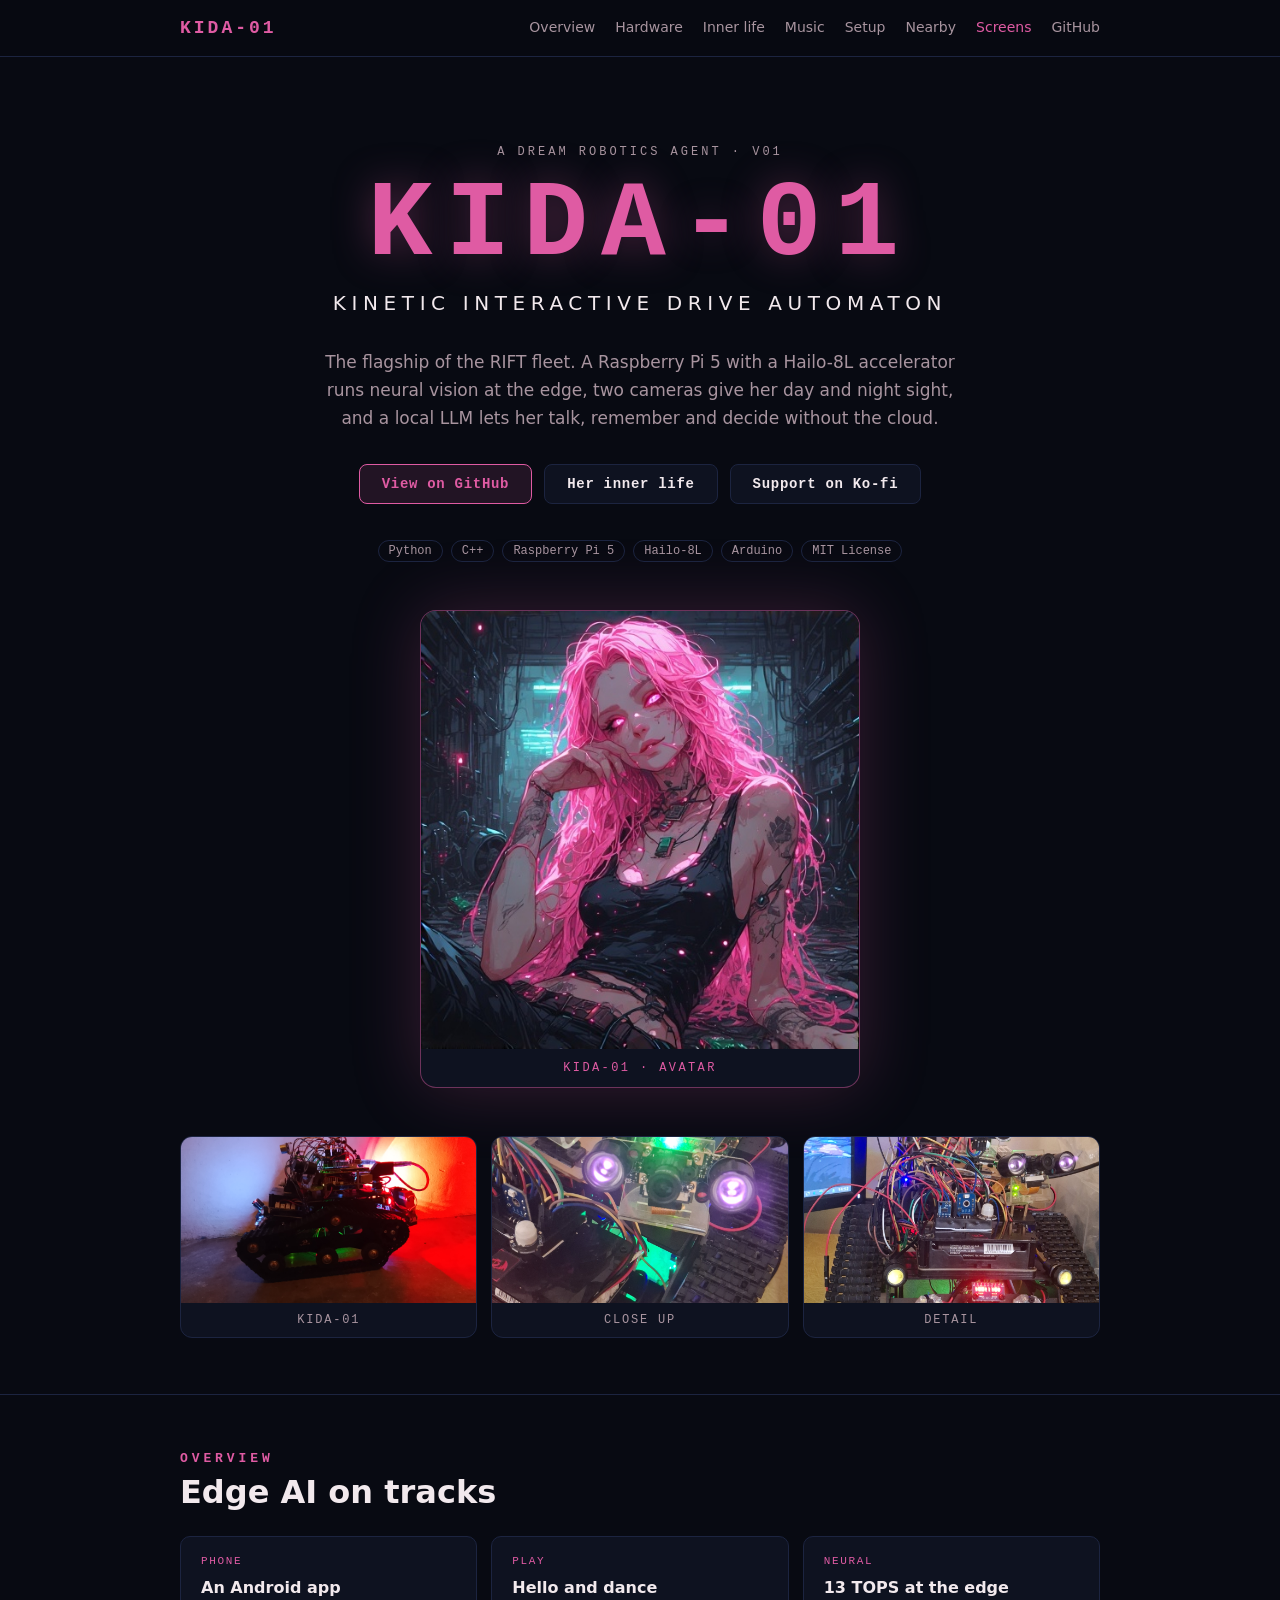
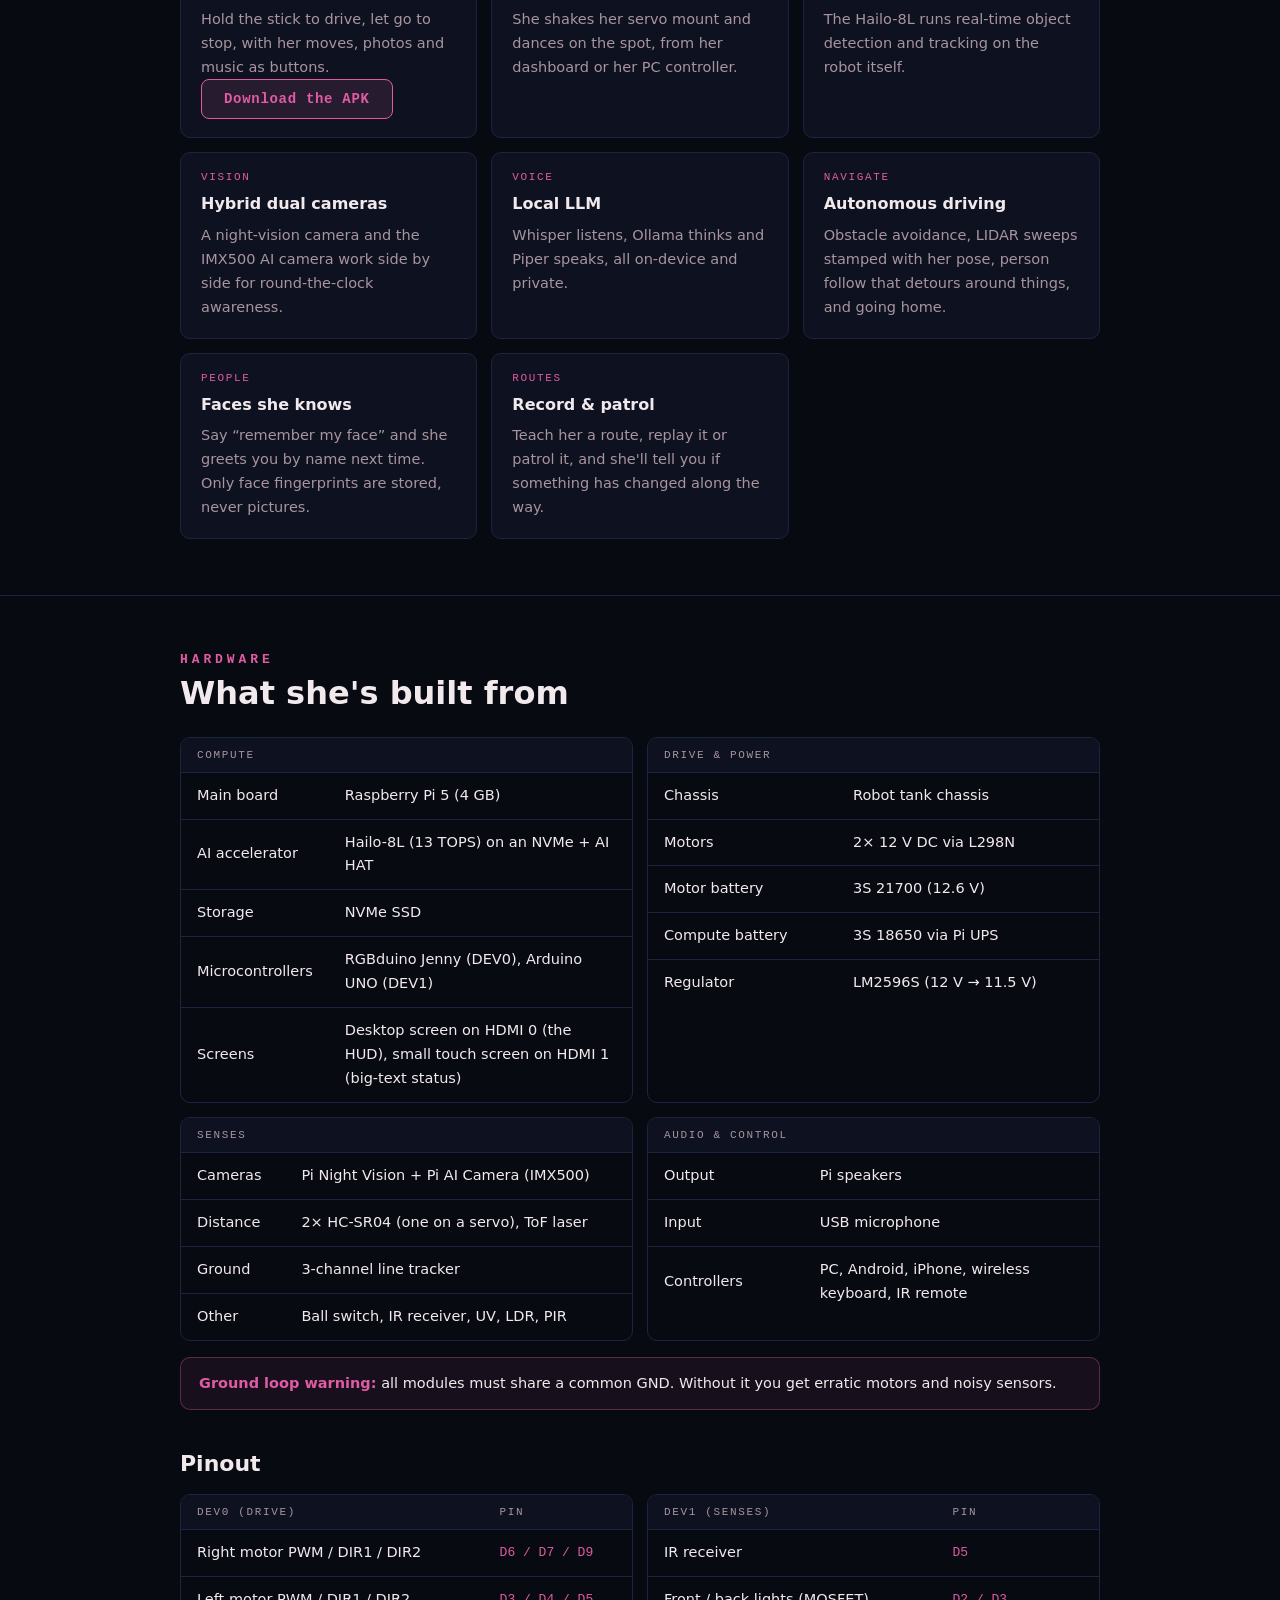
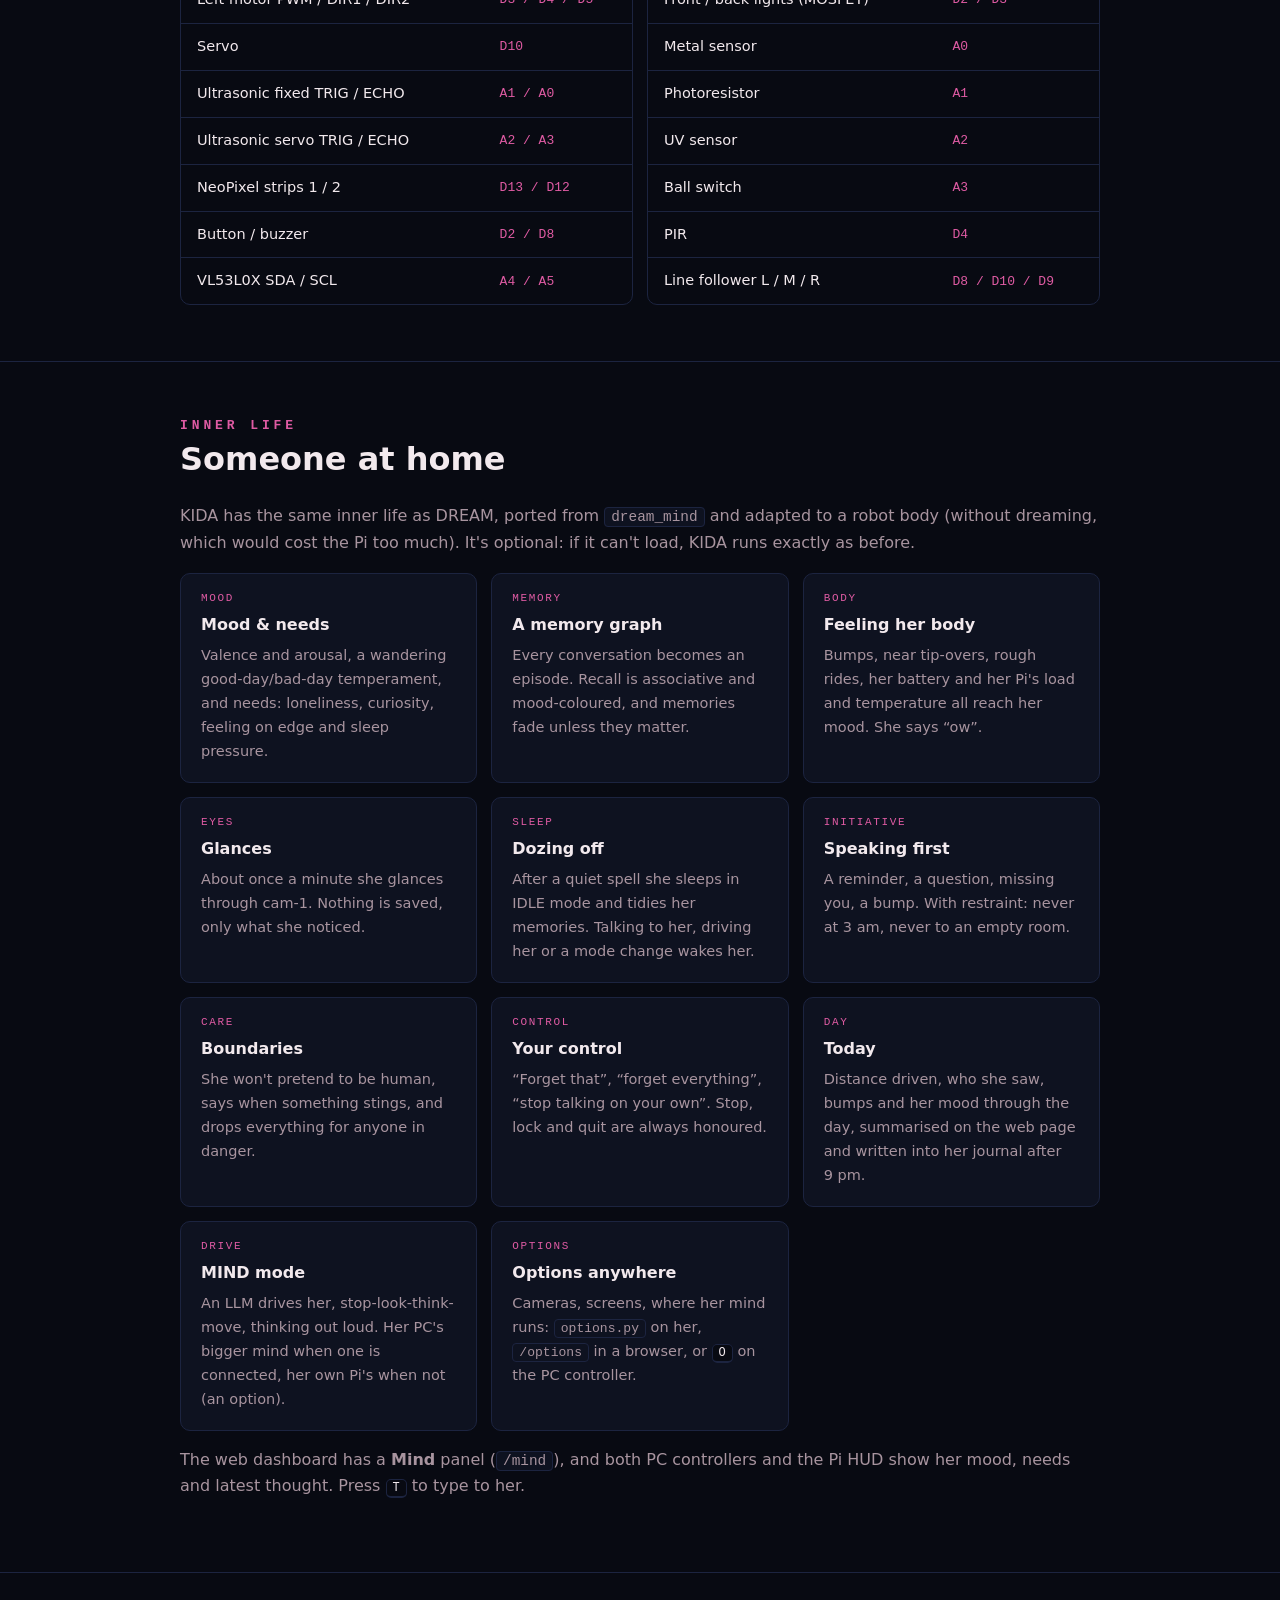
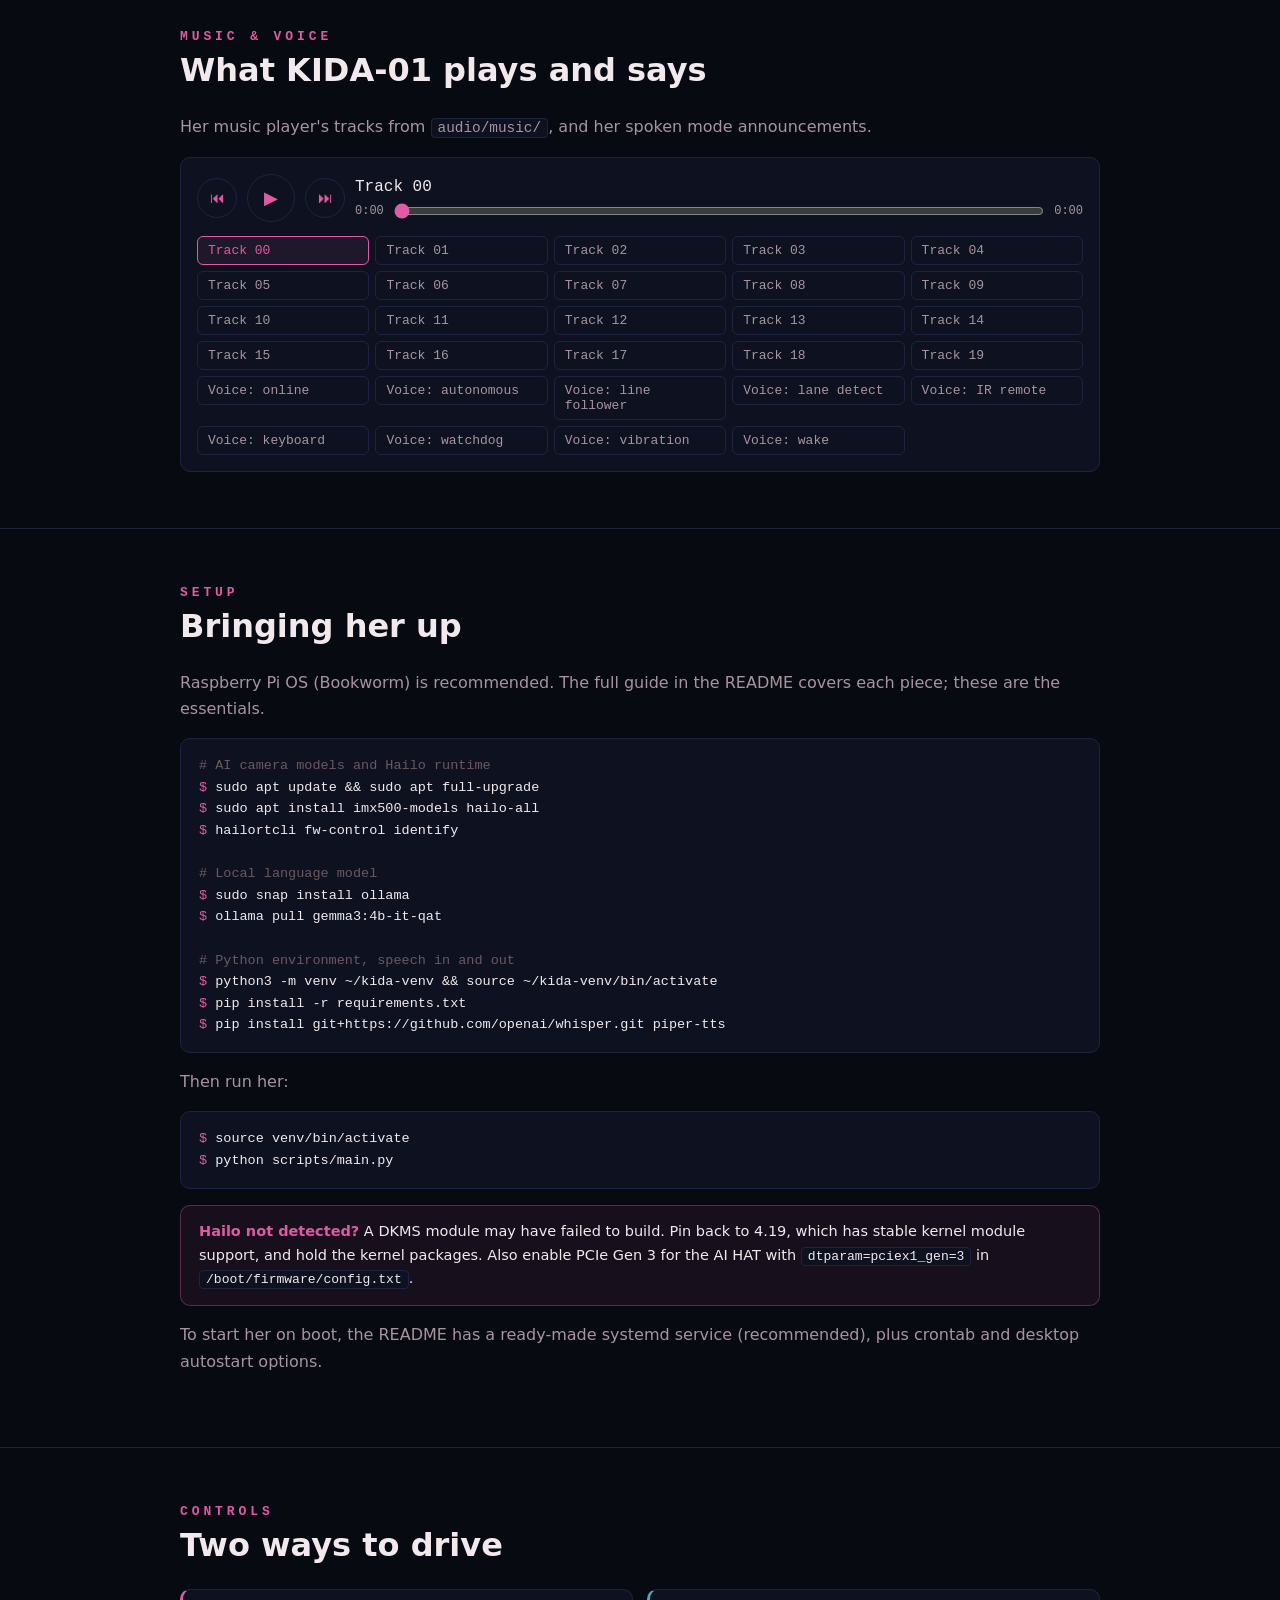
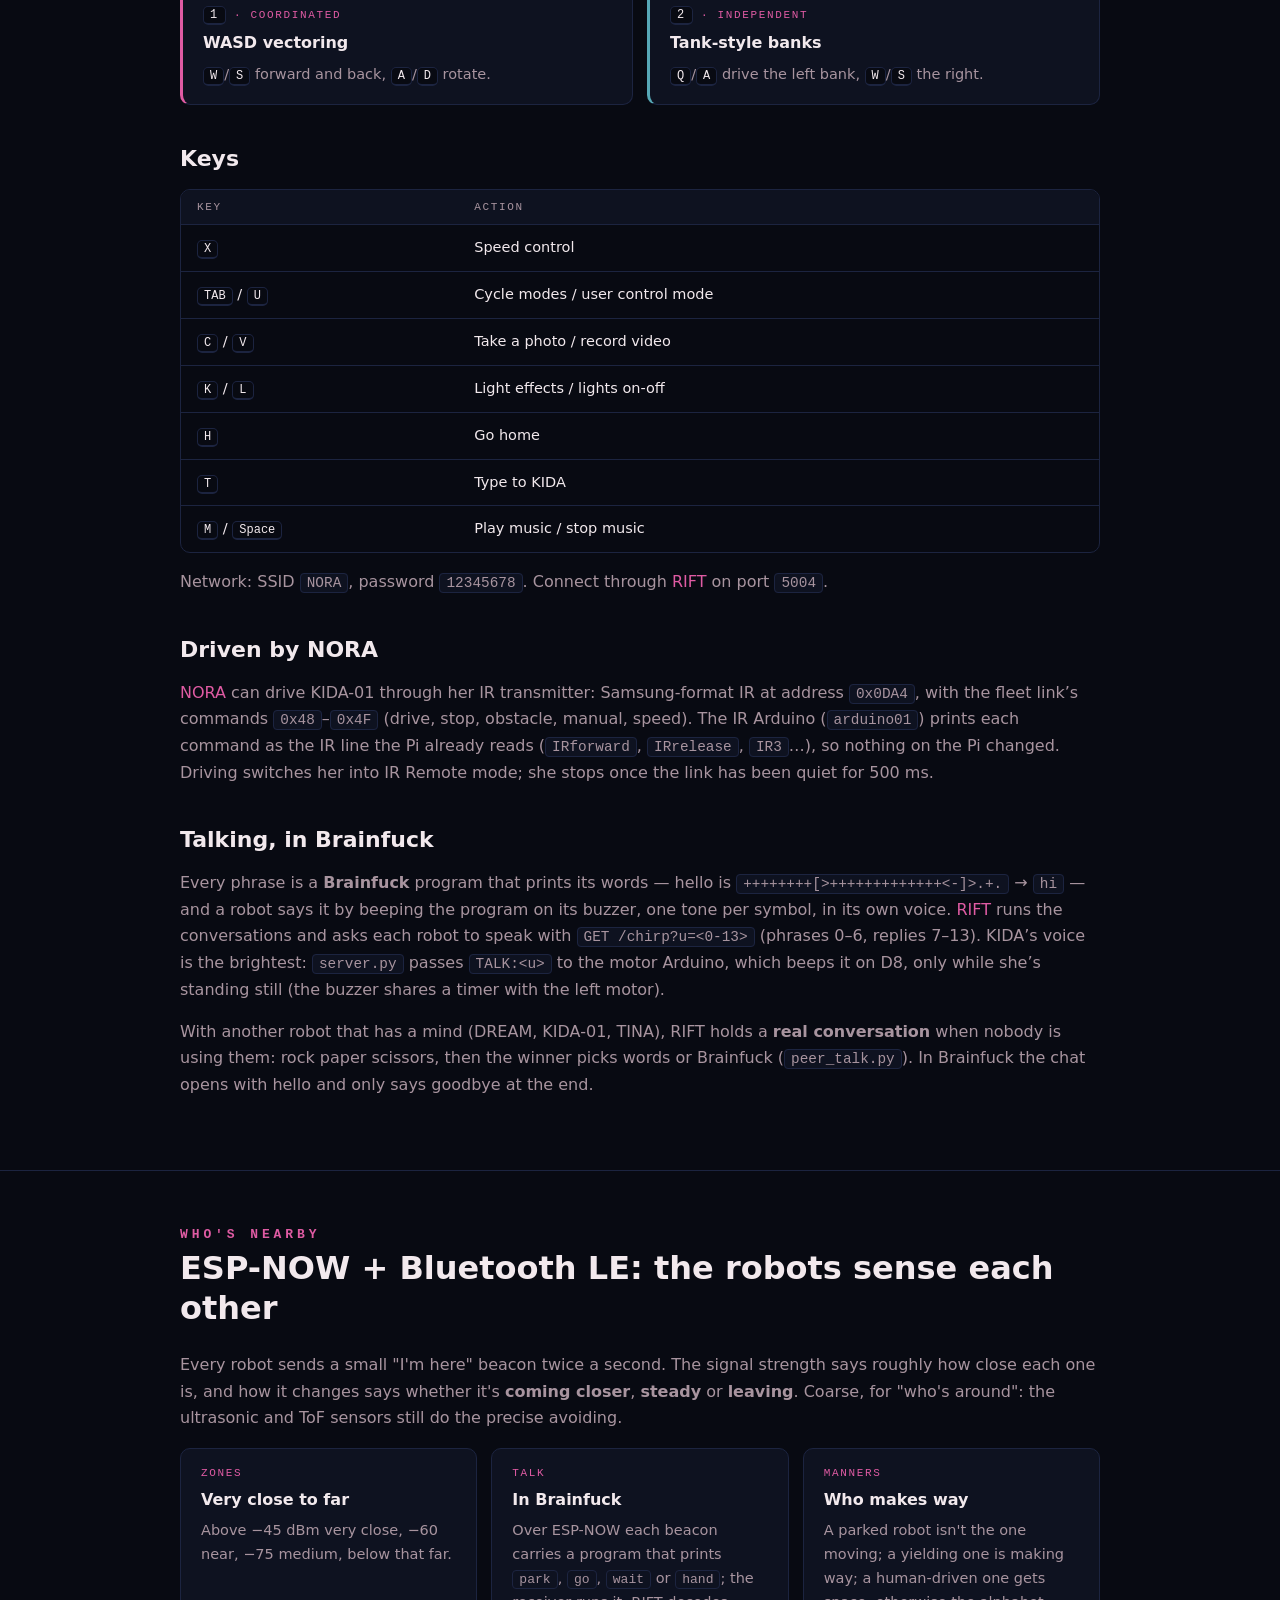
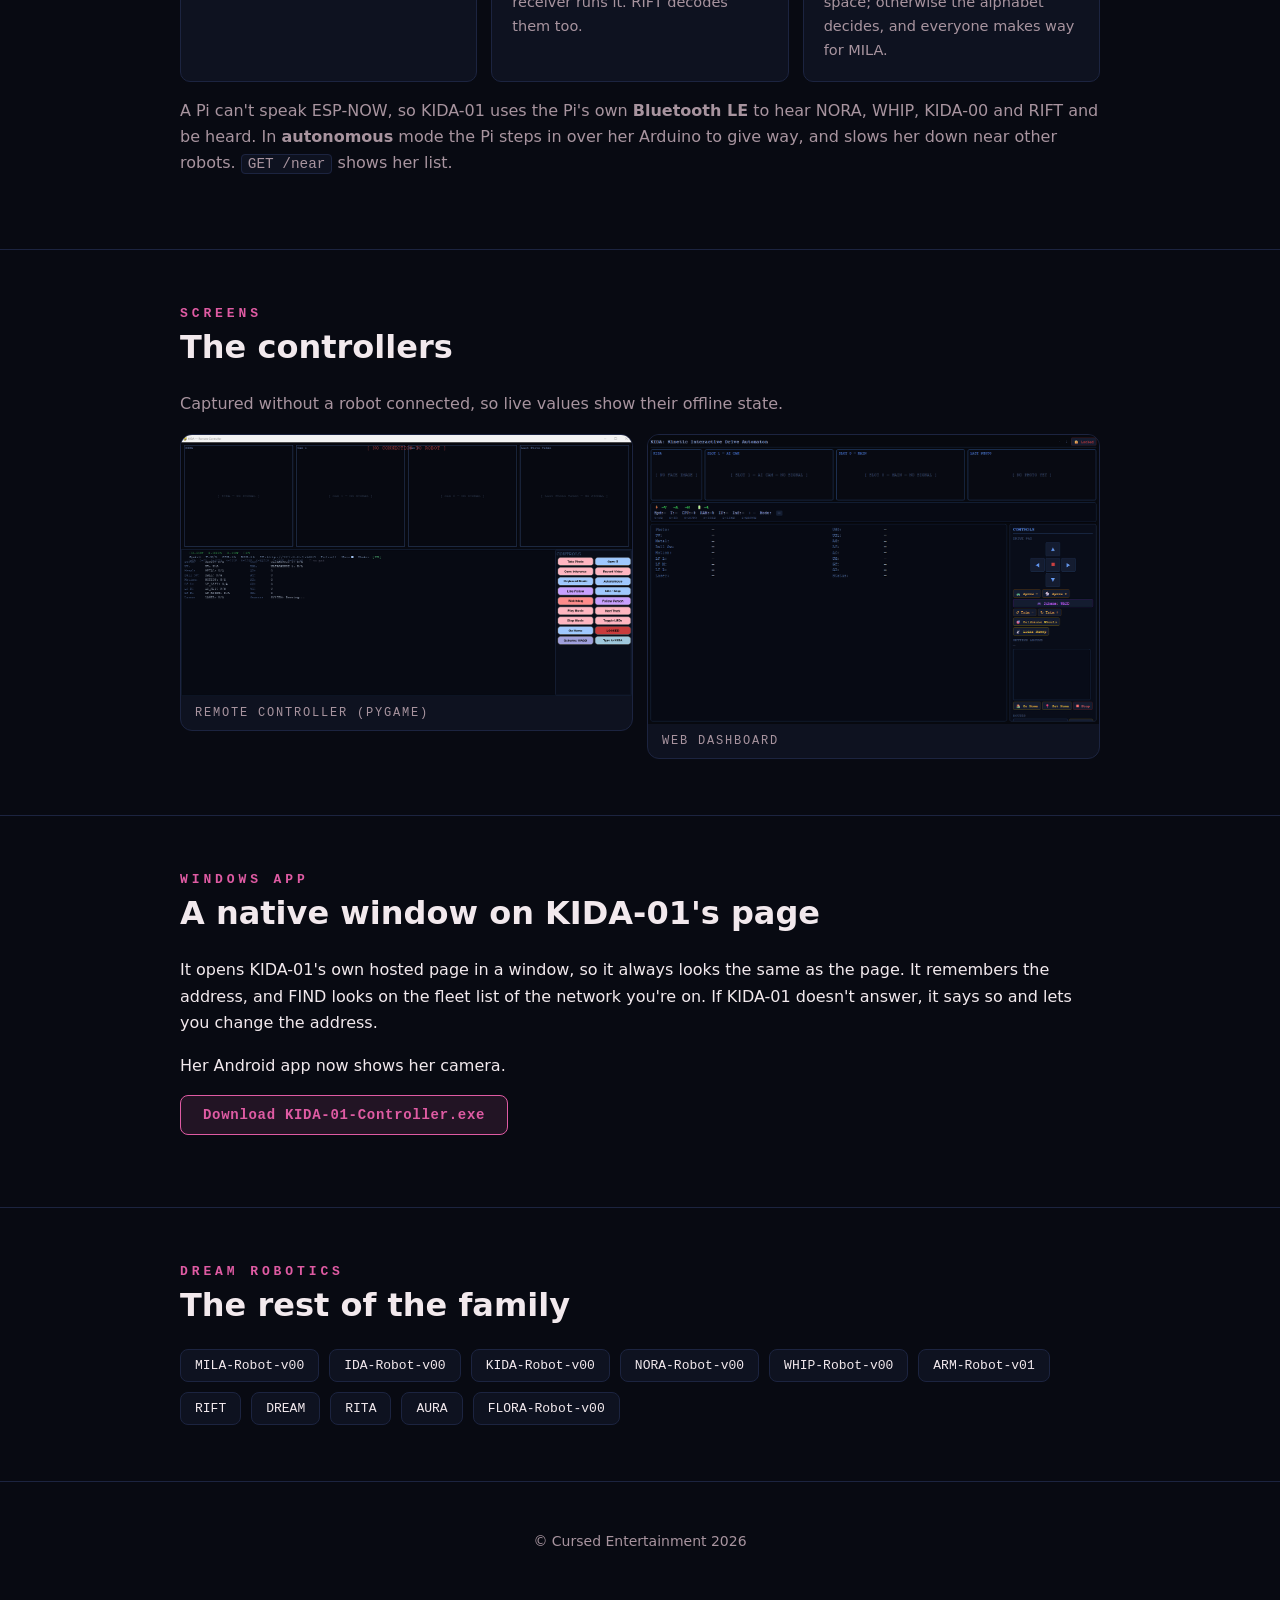
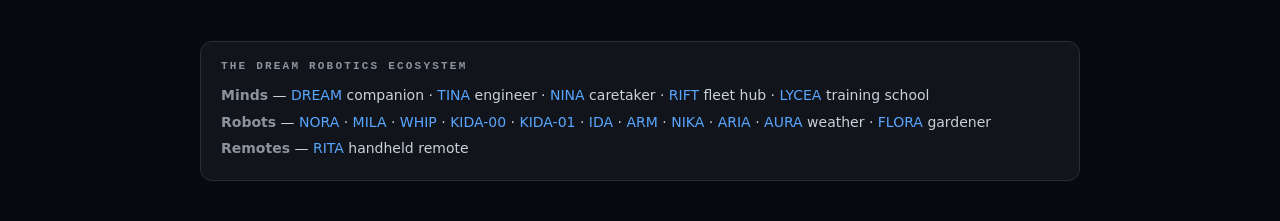
<file: index.html>
<!DOCTYPE html>
<html lang="en">
<head>
<meta charset="utf-8">
<meta name="viewport" content="width=device-width, initial-scale=1">
<title>KIDA-01 — Kinetic Interactive Drive Automaton</title>
<meta name="description" content="KIDA-01 is a Raspberry Pi 5 tank robot with a Hailo-8L AI accelerator, dual cameras, a local LLM and an inner life: mood, memory, faces, routes and going home.">
<meta name="color-scheme" content="dark">
<meta property="og:title" content="KIDA-01 — Kinetic Interactive Drive Automaton">
<meta property="og:description" content="A Raspberry Pi 5 + Hailo-8L tank robot with local AI and an inner life.">
<meta property="og:type" content="website">
<meta property="og:image" content="images/kida_avatar.jpeg">
<link rel="icon" href="site/favicon.ico" sizes="any">
<link rel="apple-touch-icon" href="site/apple-touch-icon.png">
<link rel="stylesheet" href="site/style.css">
<script src="site/site.js" defer></script>
<script src="site/player.js" defer></script>
</head>
<body>

<nav aria-label="Primary">
  <div class="wrap">
    <a class="brand" href="#top">KIDA-01</a>
    <ul>
      <li><a href="#overview">Overview</a></li>
      <li><a href="#hardware">Hardware</a></li>
      <li><a href="#inner-life">Inner life</a></li>
      <li><a href="#music">Music</a></li>
      <li><a href="#setup">Setup</a></li>
      <li><a href="#near">Nearby</a></li>
      <li><a href="#screens">Screens</a></li>
      <li><a href="https://github.com/CursedPrograms/KIDA-Robot-v01">GitHub</a></li>
    </ul>
  </div>
</nav>

<header class="hero" id="top">
  <div class="wrap">
    <div class="eyebrow">A DREAM Robotics Agent &middot; v01</div>
    <h1>KIDA-01</h1>
    <p class="tagline">Kinetic Interactive Drive Automaton</p>
    <p class="lede">The flagship of the RIFT fleet. A Raspberry Pi 5 with a Hailo-8L accelerator runs neural vision at the edge, two cameras give her day and night sight, and a local LLM lets her talk, remember and decide without the cloud.</p>
    <div class="cta">
      <a class="btn primary" href="https://github.com/CursedPrograms/KIDA-Robot-v01">View on GitHub</a>
      <a class="btn" href="#inner-life">Her inner life</a>
      <a class="btn" href="https://ko-fi.com/cursedentertainment">Support on Ko-fi</a>
    </div>
    <div class="tags" aria-label="Technologies">
      <span class="tag">Python</span>
      <span class="tag">C++</span>
      <span class="tag">Raspberry Pi 5</span>
      <span class="tag">Hailo-8L</span>
      <span class="tag">Arduino</span>
      <span class="tag">MIT License</span>
    </div>
    <figure class="avatar">
      <img src="images/kida_avatar.jpeg" alt="KIDA-01's avatar: a human representation of the robot" width="512" height="512">
      <figcaption>KIDA-01 &middot; avatar</figcaption>
    </figure>
    <div class="photos">
      <figure>
        <img src="images/demo/kida.jpg" alt="KIDA-01, the Raspberry Pi 5 tank robot" width="3264" height="1840" loading="lazy">
        <figcaption>KIDA-01</figcaption>
      </figure>
      <figure>
        <img src="images/demo/KIDA001.jpg" alt="KIDA-01 close up" width="3840" height="2160" loading="lazy">
        <figcaption>Close up</figcaption>
      </figure>
      <figure>
        <img src="images/demo/KIDA002.jpg" alt="KIDA-01 from another angle" width="3840" height="2160" loading="lazy">
        <figcaption>Detail</figcaption>
      </figure>
    </div>
  </div>
</header>

<main>
<section id="overview">
  <div class="wrap">
    <h2>Overview</h2>
    <h3 class="title">Edge AI on tracks</h3>
    <div class="grid cols-3">
      <div class="card">
        <span class="k">Phone</span>
        <h4>An Android app</h4>
        <p>Hold the stick to drive, let go to stop, with her moves, photos and music as buttons.</p>
        <p><a class="btn primary" href="https://github.com/CursedPrograms/KIDA-Robot-v01/raw/main/Android%20App/apk/KIDA-01-debug-2026-10-30.apk">Download the APK</a></p>
      </div>
      <div class="card">
        <span class="k">Play</span>
        <h4>Hello and dance</h4>
        <p>She shakes her servo mount and dances on the spot, from her dashboard or her PC controller.</p>
      </div>
      <div class="card">
        <span class="k">Neural</span>
        <h4>13 TOPS at the edge</h4>
        <p>The Hailo-8L runs real-time object detection and tracking on the robot itself.</p>
      </div>
      <div class="card">
        <span class="k">Vision</span>
        <h4>Hybrid dual cameras</h4>
        <p>A night-vision camera and the IMX500 AI camera work side by side for round-the-clock awareness.</p>
      </div>
      <div class="card">
        <span class="k">Voice</span>
        <h4>Local LLM</h4>
        <p>Whisper listens, Ollama thinks and Piper speaks, all on-device and private.</p>
      </div>
      <div class="card">
        <span class="k">Navigate</span>
        <h4>Autonomous driving</h4>
        <p>Obstacle avoidance, LIDAR sweeps stamped with her pose, person follow that detours around things, and going home.</p>
      </div>
      <div class="card">
        <span class="k">People</span>
        <h4>Faces she knows</h4>
        <p>Say &ldquo;remember my face&rdquo; and she greets you by name next time. Only face fingerprints are stored, never pictures.</p>
      </div>
      <div class="card">
        <span class="k">Routes</span>
        <h4>Record &amp; patrol</h4>
        <p>Teach her a route, replay it or patrol it, and she'll tell you if something has changed along the way.</p>
      </div>
    </div>
  </div>
</section>

<section id="hardware">
  <div class="wrap">
    <h2>Hardware</h2>
    <h3 class="title">What she's built from</h3>
    <div class="grid cols-2">
    <div class="table-wrap">
      <table>
        <thead><tr><th>Compute</th><th></th></tr></thead>
        <tbody>
          <tr><td>Main board</td><td>Raspberry Pi 5 (4&nbsp;GB)</td></tr>
          <tr><td>AI accelerator</td><td>Hailo-8L (13 TOPS) on an NVMe + AI HAT</td></tr>
          <tr><td>Storage</td><td>NVMe SSD</td></tr>
          <tr><td>Microcontrollers</td><td>RGBduino Jenny (DEV0), Arduino UNO (DEV1)</td></tr>
          <tr><td>Screens</td><td>Desktop screen on HDMI&nbsp;0 (the HUD), small touch screen on HDMI&nbsp;1 (big-text status)</td></tr>
        </tbody>
      </table>
    </div>
    <div class="table-wrap">
      <table>
        <thead><tr><th>Drive &amp; power</th><th></th></tr></thead>
        <tbody>
          <tr><td>Chassis</td><td>Robot tank chassis</td></tr>
          <tr><td>Motors</td><td>2&times; 12&nbsp;V DC via L298N</td></tr>
          <tr><td>Motor battery</td><td>3S 21700 (12.6&nbsp;V)</td></tr>
          <tr><td>Compute battery</td><td>3S 18650 via Pi UPS</td></tr>
          <tr><td>Regulator</td><td>LM2596S (12&nbsp;V &rarr; 11.5&nbsp;V)</td></tr>
        </tbody>
      </table>
    </div>
    <div class="table-wrap">
      <table>
        <thead><tr><th>Senses</th><th></th></tr></thead>
        <tbody>
          <tr><td>Cameras</td><td>Pi Night Vision + Pi AI Camera (IMX500)</td></tr>
          <tr><td>Distance</td><td>2&times; HC-SR04 (one on a servo), ToF laser</td></tr>
          <tr><td>Ground</td><td>3-channel line tracker</td></tr>
          <tr><td>Other</td><td>Ball switch, IR receiver, UV, LDR, PIR</td></tr>
        </tbody>
      </table>
    </div>
    <div class="table-wrap">
      <table>
        <thead><tr><th>Audio &amp; control</th><th></th></tr></thead>
        <tbody>
          <tr><td>Output</td><td>Pi speakers</td></tr>
          <tr><td>Input</td><td>USB microphone</td></tr>
          <tr><td>Controllers</td><td>PC, Android, iPhone, wireless keyboard, IR remote</td></tr>
        </tbody>
      </table>
    </div>
    </div>
    <p class="note"><strong>Ground loop warning:</strong> all modules must share a common GND. Without it you get erratic motors and noisy sensors.</p>
    <h3 class="sub">Pinout</h3>
    <div class="grid cols-2">
    <div class="table-wrap">
      <table>
        <thead><tr><th>DEV0 (drive)</th><th>Pin</th></tr></thead>
        <tbody>
          <tr><td>Right motor PWM / DIR1 / DIR2</td><td class="mono">D6 / D7 / D9</td></tr>
          <tr><td>Left motor PWM / DIR1 / DIR2</td><td class="mono">D3 / D4 / D5</td></tr>
          <tr><td>Servo</td><td class="mono">D10</td></tr>
          <tr><td>Ultrasonic fixed TRIG / ECHO</td><td class="mono">A1 / A0</td></tr>
          <tr><td>Ultrasonic servo TRIG / ECHO</td><td class="mono">A2 / A3</td></tr>
          <tr><td>NeoPixel strips 1 / 2</td><td class="mono">D13 / D12</td></tr>
          <tr><td>Button / buzzer</td><td class="mono">D2 / D8</td></tr>
          <tr><td>VL53L0X SDA / SCL</td><td class="mono">A4 / A5</td></tr>
        </tbody>
      </table>
    </div>
    <div class="table-wrap">
      <table>
        <thead><tr><th>DEV1 (senses)</th><th>Pin</th></tr></thead>
        <tbody>
          <tr><td>IR receiver</td><td class="mono">D5</td></tr>
          <tr><td>Front / back lights (MOSFET)</td><td class="mono">D2 / D3</td></tr>
          <tr><td>Metal sensor</td><td class="mono">A0</td></tr>
          <tr><td>Photoresistor</td><td class="mono">A1</td></tr>
          <tr><td>UV sensor</td><td class="mono">A2</td></tr>
          <tr><td>Ball switch</td><td class="mono">A3</td></tr>
          <tr><td>PIR</td><td class="mono">D4</td></tr>
          <tr><td>Line follower L / M / R</td><td class="mono">D8 / D10 / D9</td></tr>
        </tbody>
      </table>
    </div>
    </div>
  </div>
</section>

<section id="inner-life">
  <div class="wrap">
    <h2>Inner life</h2>
    <h3 class="title">Someone at home</h3>
    <p class="muted">KIDA has the same inner life as DREAM, ported from <code>dream_mind</code> and adapted to a robot body (without dreaming, which would cost the Pi too much). It's optional: if it can't load, KIDA runs exactly as before.</p>
    <div class="grid cols-3">
      <div class="card">
        <span class="k">Mood</span>
        <h4>Mood &amp; needs</h4>
        <p>Valence and arousal, a wandering good-day/bad-day temperament, and needs: loneliness, curiosity, feeling on edge and sleep pressure.</p>
      </div>
      <div class="card">
        <span class="k">Memory</span>
        <h4>A memory graph</h4>
        <p>Every conversation becomes an episode. Recall is associative and mood-coloured, and memories fade unless they matter.</p>
      </div>
      <div class="card">
        <span class="k">Body</span>
        <h4>Feeling her body</h4>
        <p>Bumps, near tip-overs, rough rides, her battery and her Pi's load and temperature all reach her mood. She says &ldquo;ow&rdquo;.</p>
      </div>
      <div class="card">
        <span class="k">Eyes</span>
        <h4>Glances</h4>
        <p>About once a minute she glances through cam-1. Nothing is saved, only what she noticed.</p>
      </div>
      <div class="card">
        <span class="k">Sleep</span>
        <h4>Dozing off</h4>
        <p>After a quiet spell she sleeps in IDLE mode and tidies her memories. Talking to her, driving her or a mode change wakes her.</p>
      </div>
      <div class="card">
        <span class="k">Initiative</span>
        <h4>Speaking first</h4>
        <p>A reminder, a question, missing you, a bump. With restraint: never at 3&nbsp;am, never to an empty room.</p>
      </div>
      <div class="card">
        <span class="k">Care</span>
        <h4>Boundaries</h4>
        <p>She won't pretend to be human, says when something stings, and drops everything for anyone in danger.</p>
      </div>
      <div class="card">
        <span class="k">Control</span>
        <h4>Your control</h4>
        <p>&ldquo;Forget that&rdquo;, &ldquo;forget everything&rdquo;, &ldquo;stop talking on your own&rdquo;. Stop, lock and quit are always honoured.</p>
      </div>
      <div class="card">
        <span class="k">Day</span>
        <h4>Today</h4>
        <p>Distance driven, who she saw, bumps and her mood through the day, summarised on the web page and written into her journal after 9&nbsp;pm.</p>
      </div>
      <div class="card">
        <span class="k">Drive</span>
        <h4>MIND mode</h4>
        <p>An LLM drives her, stop-look-think-move, thinking out loud. Her PC's bigger mind when one is connected, her own Pi's when not (an option).</p>
      </div>
      <div class="card">
        <span class="k">Options</span>
        <h4>Options anywhere</h4>
        <p>Cameras, screens, where her mind runs: <code>options.py</code> on her, <code>/options</code> in a browser, or <kbd>O</kbd> on the PC controller.</p>
      </div>
    </div>
    <p class="muted spaced">The web dashboard has a <strong>Mind</strong> panel (<code>/mind</code>), and both PC controllers and the Pi HUD show her mood, needs and latest thought. Press <kbd>T</kbd> to type to her.</p>
  </div>
</section>

<section id="music">
  <div class="wrap">
    <h2>Music &amp; voice</h2>
    <h3 class="title">What KIDA-01 plays and says</h3>
    <p class="muted">Her music player's tracks from <code>audio/music/</code>, and her spoken mode announcements.</p>
    <div class="player" data-tracks='[{"title": "Track 00", "src": "audio/music/track00.mp3"}, {"title": "Track 01", "src": "audio/music/track01.mp3"}, {"title": "Track 02", "src": "audio/music/track02.mp3"}, {"title": "Track 03", "src": "audio/music/track03.mp3"}, {"title": "Track 04", "src": "audio/music/track04.mp3"}, {"title": "Track 05", "src": "audio/music/track05.mp3"}, {"title": "Track 06", "src": "audio/music/track06.mp3"}, {"title": "Track 07", "src": "audio/music/track07.mp3"}, {"title": "Track 08", "src": "audio/music/track08.mp3"}, {"title": "Track 09", "src": "audio/music/track09.mp3"}, {"title": "Track 10", "src": "audio/music/track10.mp3"}, {"title": "Track 11", "src": "audio/music/track11.mp3"}, {"title": "Track 12", "src": "audio/music/track12.mp3"}, {"title": "Track 13", "src": "audio/music/track13.mp3"}, {"title": "Track 14", "src": "audio/music/track14.mp3"}, {"title": "Track 15", "src": "audio/music/track15.mp3"}, {"title": "Track 16", "src": "audio/music/track16.mp3"}, {"title": "Track 17", "src": "audio/music/track17.mp3"}, {"title": "Track 18", "src": "audio/music/track18.mp3"}, {"title": "Track 19", "src": "audio/music/track19.mp3"}, {"title": "Voice: online", "src": "audio/voiceovers/online_greeting.mp3"}, {"title": "Voice: autonomous", "src": "audio/voiceovers/mode_autonomous.mp3"}, {"title": "Voice: line follower", "src": "audio/voiceovers/mode_line_follower.mp3"}, {"title": "Voice: lane detect", "src": "audio/voiceovers/mode_lane_detect.mp3"}, {"title": "Voice: IR remote", "src": "audio/voiceovers/mode_ir_remote.mp3"}, {"title": "Voice: keyboard", "src": "audio/voiceovers/mode_keyboard.mp3"}, {"title": "Voice: watchdog", "src": "audio/voiceovers/mode_watchdog.mp3"}, {"title": "Voice: vibration", "src": "audio/voiceovers/vibration_alert.mp3"}, {"title": "Voice: wake", "src": "audio/voiceovers/wake_ack.mp3"}]'></div>
  </div>
</section>

<section id="setup">
  <div class="wrap">
    <h2>Setup</h2>
    <h3 class="title">Bringing her up</h3>
    <p class="muted">Raspberry Pi OS (Bookworm) is recommended. The full guide in the README covers each piece; these are the essentials.</p>
<pre><span class="c"># AI camera models and Hailo runtime</span>
<span class="p">$</span> sudo apt update &amp;&amp; sudo apt full-upgrade
<span class="p">$</span> sudo apt install imx500-models hailo-all
<span class="p">$</span> hailortcli fw-control identify

<span class="c"># Local language model</span>
<span class="p">$</span> sudo snap install ollama
<span class="p">$</span> ollama pull gemma3:4b-it-qat

<span class="c"># Python environment, speech in and out</span>
<span class="p">$</span> python3 -m venv ~/kida-venv &amp;&amp; source ~/kida-venv/bin/activate
<span class="p">$</span> pip install -r requirements.txt
<span class="p">$</span> pip install git+https://github.com/openai/whisper.git piper-tts</pre>
    <p class="muted">Then run her:</p>
<pre><span class="p">$</span> source venv/bin/activate
<span class="p">$</span> python scripts/main.py</pre>
    <p class="note"><strong>Hailo not detected?</strong> A DKMS module may have failed to build. Pin back to 4.19, which has stable kernel module support, and hold the kernel packages. Also enable PCIe Gen 3 for the AI HAT with <code>dtparam=pciex1_gen=3</code> in <code>/boot/firmware/config.txt</code>.</p>
    <p class="muted spaced">To start her on boot, the README has a ready-made systemd service (recommended), plus crontab and desktop autostart options.</p>
  </div>
</section>

<section id="controls">
  <div class="wrap">
    <h2>Controls</h2>
    <h3 class="title">Two ways to drive</h3>
    <div class="grid cols-2">
      <div class="card mode">
        <span class="k"><kbd>1</kbd> &middot; Coordinated</span>
        <h4>WASD vectoring</h4>
        <p><kbd>W</kbd>/<kbd>S</kbd> forward and back, <kbd>A</kbd>/<kbd>D</kbd> rotate.</p>
      </div>
      <div class="card mode">
        <span class="k"><kbd>2</kbd> &middot; Independent</span>
        <h4>Tank-style banks</h4>
        <p><kbd>Q</kbd>/<kbd>A</kbd> drive the left bank, <kbd>W</kbd>/<kbd>S</kbd> the right.</p>
      </div>
    </div>
    <h3 class="sub">Keys</h3>
    <div class="table-wrap">
      <table>
        <thead><tr><th>Key</th><th>Action</th></tr></thead>
        <tbody>
          <tr><td><kbd>X</kbd></td><td>Speed control</td></tr>
          <tr><td><kbd>TAB</kbd> / <kbd>U</kbd></td><td>Cycle modes / user control mode</td></tr>
          <tr><td><kbd>C</kbd> / <kbd>V</kbd></td><td>Take a photo / record video</td></tr>
          <tr><td><kbd>K</kbd> / <kbd>L</kbd></td><td>Light effects / lights on-off</td></tr>
          <tr><td><kbd>H</kbd></td><td>Go home</td></tr>
          <tr><td><kbd>T</kbd></td><td>Type to KIDA</td></tr>
          <tr><td><kbd>M</kbd> / <kbd>Space</kbd></td><td>Play music / stop music</td></tr>
        </tbody>
      </table>
    </div>
    <p class="muted spaced">Network: SSID <code>NORA</code>, password <code>12345678</code>. Connect through <a href="https://github.com/CursedPrograms/RIFT">RIFT</a> on port <code>5004</code>.</p>
    <h3 class="sub">Driven by NORA</h3>
    <p class="muted"><a href="https://cursedprograms.github.io/NORA-Robot-v00/">NORA</a> can drive KIDA-01 through her IR transmitter: Samsung-format IR at address <code>0x0DA4</code>, with the fleet link&rsquo;s commands <code>0x48</code>&ndash;<code>0x4F</code> (drive, stop, obstacle, manual, speed). The IR Arduino (<code>arduino01</code>) prints each command as the IR line the Pi already reads (<code>IRforward</code>, <code>IRrelease</code>, <code>IR3</code>&hellip;), so nothing on the Pi changed. Driving switches her into IR Remote mode; she stops once the link has been quiet for 500 ms.</p>
    <h3 class="sub">Talking, in Brainfuck</h3>
    <p class="muted">Every phrase is a <strong>Brainfuck</strong> program that prints its words &mdash; hello is <code>++++++++[&gt;+++++++++++++&lt;-]&gt;.+.</code> &rarr; <code>hi</code> &mdash; and a robot says it by beeping the program on its buzzer, one tone per symbol, in its own voice. <a href="https://cursedprograms.github.io/RIFT/">RIFT</a> runs the conversations and asks each robot to speak with <code>GET /chirp?u=&lt;0-13&gt;</code> (phrases 0&ndash;6, replies 7&ndash;13). KIDA&rsquo;s voice is the brightest: <code>server.py</code> passes <code>TALK:&lt;u&gt;</code> to the motor Arduino, which beeps it on D8, only while she&rsquo;s standing still (the buzzer shares a timer with the left motor).</p>
    <p class="muted">With another robot that has a mind (DREAM, KIDA-01, TINA), RIFT holds a <strong>real conversation</strong> when nobody is using them: rock paper scissors, then the winner picks words or Brainfuck (<code>peer_talk.py</code>). In Brainfuck the chat opens with hello and only says goodbye at the end.</p>
  </div>
</section>

<section id="near">
  <div class="wrap">
    <h2>Who's nearby</h2>
    <h3 class="title">ESP-NOW + Bluetooth LE: the robots sense each other</h3>
    <p class="muted">Every robot sends a small "I'm here" beacon twice a second. The signal strength says roughly how close each one is, and how it changes says whether it's <b>coming closer</b>, <b>steady</b> or <b>leaving</b>. Coarse, for "who's around": the ultrasonic and ToF sensors still do the precise avoiding.</p>
    <div class="grid cols-3">
      <div class="card"><span class="k">Zones</span><h4>Very close to far</h4><p>Above &minus;45 dBm very close, &minus;60 near, &minus;75 medium, below that far.</p></div>
      <div class="card"><span class="k">Talk</span><h4>In Brainfuck</h4><p>Over ESP-NOW each beacon carries a program that prints <code>park</code>, <code>go</code>, <code>wait</code> or <code>hand</code>; the receiver runs it. RIFT decodes them too.</p></div>
      <div class="card"><span class="k">Manners</span><h4>Who makes way</h4><p>A parked robot isn't the one moving; a yielding one is making way; a human-driven one gets space; otherwise the alphabet decides, and everyone makes way for MILA.</p></div>
    </div>
    <p class="muted spaced">A Pi can't speak ESP-NOW, so KIDA-01 uses the Pi's own <b>Bluetooth LE</b> to hear NORA, WHIP, KIDA-00 and RIFT and be heard. In <b>autonomous</b> mode the Pi steps in over her Arduino to give way, and slows her down near other robots. <code>GET /near</code> shows her list.</p>
  </div>
</section>

<section id="screens">
  <div class="wrap">
    <h2>Screens</h2>
    <h3 class="title">The controllers</h3>
    <p class="muted">Captured without a robot connected, so live values show their offline state.</p>
    <div class="screens">
      <figure class="shot">
        <img src="images/screenshots/remote-controller.png" alt="KIDA-01's remote controller with camera panels and mind readout" width="1280" height="741" loading="lazy">
        <figcaption>Remote controller (pygame)</figcaption>
      </figure>
      <figure class="shot">
        <img src="images/screenshots/web-dashboard.png" alt="KIDA-01's web dashboard" width="1280" height="823" loading="lazy">
        <figcaption>Web dashboard</figcaption>
      </figure>
    </div>
  </div>
</section>

<section id="windows">
  <div class="wrap">
    <h2>Windows app</h2>
    <h3 class="title">A native window on KIDA-01's page</h3>
    <p>It opens KIDA-01's own hosted page in a window, so it always looks the same as the page. It remembers the address, and FIND looks on the fleet list of the network you're on. If KIDA-01 doesn't answer, it says so and lets you change the address.</p>
    <p>Her Android app now shows her camera.</p>
    <p><a class="btn primary" href="https://github.com/CursedPrograms/KIDA-Robot-v01/raw/main/builds/KIDA-01-Controller.exe">Download KIDA-01-Controller.exe</a></p>
  </div>
</section>

<section id="related">
  <div class="wrap">
    <h2>DREAM Robotics</h2>
    <h3 class="title">The rest of the family</h3>
    <div class="related">
      <a href="https://github.com/CursedPrograms/MILA-Robot-v00">MILA-Robot-v00</a>
      <a href="https://github.com/CursedPrograms/IDA-Robot-v00">IDA-Robot-v00</a>
      <a href="https://github.com/CursedPrograms/KIDA-Robot-v00">KIDA-Robot-v00</a>
      <a href="https://github.com/CursedPrograms/NORA-Robot-v00">NORA-Robot-v00</a>
      <a href="https://github.com/CursedPrograms/WHIP-Robot-v00">WHIP-Robot-v00</a>
      <a href="https://github.com/CursedPrograms/ARM-Robot-v01">ARM-Robot-v01</a>
      <a href="https://github.com/CursedPrograms/RIFT">RIFT</a>
      <a href="https://github.com/CursedPrograms/DREAM">DREAM</a>
      <a href="https://github.com/CursedPrograms/RITA">RITA</a>
      <a href="https://github.com/CursedPrograms/AURA">AURA</a>
      <a href="https://github.com/CursedPrograms/FLORA-Robot-v00">FLORA-Robot-v00</a>
    </div>
  </div>
</section>

</main>

<footer id="site-footer">&copy; Cursed Entertainment 2026</footer>
<script src="https://cursedprograms.github.io/RIFT/site/footer.js"></script>

<!-- DREAM-ECOSYSTEM:START -->
<section class="eco">
  <div class="eco-title">The DREAM Robotics ecosystem</div>
  <div><strong>Minds</strong> — <a href="https://cursedprograms.github.io/DREAM/">DREAM</a> companion · <a href="https://cursedprograms.github.io/TINA/">TINA</a> engineer · <a href="https://cursedprograms.github.io/NINA/">NINA</a> caretaker · <a href="https://cursedprograms.github.io/RIFT/">RIFT</a> fleet hub · <a href="https://github.com/CursedPrograms/LYCEA">LYCEA</a> training school</div>
  <div><strong>Robots</strong> — <a href="https://cursedprograms.github.io/NORA-Robot-v00/">NORA</a> · <a href="https://cursedprograms.github.io/MILA-Robot-v00/">MILA</a> · <a href="https://cursedprograms.github.io/WHIP-Robot-v00/">WHIP</a> · <a href="https://cursedprograms.github.io/KIDA-Robot-v00/">KIDA-00</a> · <a href="https://cursedprograms.github.io/KIDA-Robot-v01/">KIDA-01</a> · <a href="https://cursedprograms.github.io/IDA-Robot-v00/">IDA</a> · <a href="https://cursedprograms.github.io/ARM-Robot-v01/">ARM</a> · <a href="https://cursedprograms.github.io/NIKA-Robot-v00/">NIKA</a> · <a href="https://cursedprograms.github.io/ARIA-Robot-v00/">ARIA</a> · <a href="https://cursedprograms.github.io/AURA/">AURA</a> weather · <a href="https://cursedprograms.github.io/FLORA-Robot-v00/">FLORA</a> gardener</div>
  <div><strong>Remotes</strong> — <a href="https://cursedprograms.github.io/RITA/">RITA</a> handheld remote</div>
</section>
<!-- DREAM-ECOSYSTEM:END -->
</body>
</html>
</file>
<file: site/style.css>
/* DREAM Robotics site stylesheet. Colours come from colour_scheme.xml
   (regenerate the site after editing it); layout is shared by every robot. */
:root {
  --bg: #080A12;
  --panel: #0E1220;
  --border: #1C2440;
  --accent: #DF5BA3;
  --accent2: #57A8B6;
  --green: #00ff88;
  --text: #F2E9ED;
  --sub: #A8949F;
  --glow: 223, 91, 163;
  --glow2: 87, 168, 182;
  --mono: ui-monospace, "Cascadia Code", Consolas, "SF Mono", Menlo, monospace;
  --sans: system-ui, -apple-system, "Segoe UI", Roboto, sans-serif;
}
* { box-sizing: border-box; }
html { scroll-behavior: smooth; }
body {
  margin: 0;
  background: var(--bg);
  color: var(--text);
  font: 16px/1.65 var(--sans);
  -webkit-font-smoothing: antialiased;
}
a { color: var(--accent); text-decoration: none; }
a:hover { text-decoration: underline; }
a:focus-visible, .btn:focus-visible { outline: 2px solid var(--accent); outline-offset: 3px; border-radius: 4px; }
code, pre, .mono { font-family: var(--mono); }
.wrap { max-width: 960px; margin: 0 auto; padding: 0 20px; }

/* nav */
nav {
  position: sticky; top: 0; z-index: 10;
  background: rgba(8, 10, 18, .85);
  backdrop-filter: blur(8px);
  border-bottom: 1px solid var(--border);
}
nav .wrap { display: flex; align-items: center; justify-content: space-between; height: 56px; gap: 16px; }
nav .brand { font: 700 18px var(--mono); letter-spacing: 3px; color: var(--accent); }
nav ul { display: flex; gap: 20px; list-style: none; margin: 0; padding: 0; font-size: 14px; }
nav ul a { color: var(--sub); }
nav ul a:hover { color: var(--text); text-decoration: none; }
@media (max-width: 640px) { nav ul li:not(:last-child) { display: none; } }

/* hero */
header.hero { padding: 88px 0 56px; text-align: center; position: relative; overflow: hidden; }
header.hero::before {
  content: ""; position: absolute; inset: -40% 0 auto 0; height: 520px; z-index: -1;
  background: radial-gradient(ellipse at 50% 30%, rgba(var(--glow), .16), transparent 60%),
              radial-gradient(ellipse at 75% 20%, rgba(var(--glow2), .13), transparent 55%);
}
.eyebrow { font: 12px var(--mono); letter-spacing: 3px; color: var(--sub); text-transform: uppercase; }
h1 {
  margin: 12px 0 8px;
  font: 800 clamp(56px, 12vw, 108px)/1 var(--mono);
  letter-spacing: .12em;
  color: var(--accent);
  text-shadow: 0 0 40px rgba(var(--glow), .35);
}
.tagline { font-size: clamp(15px, 2.6vw, 20px); color: var(--text); letter-spacing: .28em; text-transform: uppercase; margin: 0 0 28px; }
.lede { max-width: 660px; margin: 0 auto 32px; color: var(--sub); font-size: 17px; }
.cta { display: flex; flex-wrap: wrap; gap: 12px; justify-content: center; }
.btn {
  display: inline-block; padding: 11px 22px; border-radius: 8px;
  border: 1px solid var(--border); background: var(--panel); color: var(--text);
  font: 600 14px var(--mono); letter-spacing: .05em; transition: border-color .15s, background .15s;
}
.btn:hover { border-color: var(--accent); text-decoration: none; }
.btn.primary { background: rgba(var(--glow), .12); border-color: var(--accent); color: var(--accent); }
.tags { display: flex; flex-wrap: wrap; gap: 8px; justify-content: center; margin-top: 36px; }
.tag { font: 12px var(--mono); color: var(--sub); border: 1px solid var(--border); padding: 3px 10px; border-radius: 999px; }

/* photos */
.photos { display: grid; grid-template-columns: repeat(auto-fit, minmax(200px, 1fr)); gap: 14px; margin-top: 48px; }
.avatar { margin: 48px auto 0; max-width: 440px; background: var(--panel); border: 1px solid rgba(var(--glow), .45); border-radius: 16px; overflow: hidden; box-shadow: 0 0 70px rgba(var(--glow), .22); }
.avatar.wide { max-width: 620px; }
.avatar img { display: block; width: 100%; height: auto; }
.avatar figcaption { font: 12px var(--mono); letter-spacing: .2em; text-transform: uppercase; color: var(--accent); padding: 12px 16px; }
.photos.single { grid-template-columns: minmax(0, 380px); justify-content: center; }
.screens { display: grid; gap: 14px; grid-template-columns: repeat(auto-fill, minmax(300px, 1fr)); align-items: start; }
.screens .shot { margin: 0; }
.dot { display: inline-block; width: 10px; height: 10px; border-radius: 50%; margin-right: 8px; vertical-align: middle; }
.yes { color: var(--green); }
.no { color: #6B5761; }
nav ul a.active { color: var(--accent); }
.spaced { margin-top: 16px; }
.shot.narrow { max-width: 320px; }
.dot.red { background: #e5484d; }
.dot.green { background: #46a758; }
.dot.yellow { background: #f5d90a; }
.dot.blue { background: #3e63dd; }

/* error pages (404 / 500) */
.error { padding: 88px 0 72px; text-align: center; position: relative; overflow: hidden; }
.error::before {
  content: ""; position: absolute; inset: -30% 0 auto 0; height: 520px; z-index: -1;
  background: radial-gradient(ellipse at 50% 30%, rgba(var(--glow), .16), transparent 60%);
}
.error .face { display: block; width: 168px; height: 168px; margin: 0 auto 28px; border-radius: 50%; object-fit: cover;
  border: 2px solid rgba(var(--glow), .55); box-shadow: 0 0 60px rgba(var(--glow), .25); }
.error .code { font: 800 clamp(88px, 20vw, 168px)/1 var(--mono); letter-spacing: .08em; color: var(--accent);
  text-shadow: 0 0 40px rgba(var(--glow), .35); margin: 0 auto 12px; max-width: none; text-align: center; text-indent: .08em; }
.error h1 { font-size: clamp(22px, 4vw, 30px); letter-spacing: normal; text-shadow: none; color: var(--text); margin: 0 0 12px; font-family: var(--sans); font-weight: 700; }
.error p { color: var(--sub); max-width: 520px; margin: 0 auto 28px; }
.error code { word-break: break-all; }
.photos figure { margin: 0; background: var(--panel); border: 1px solid var(--border); border-radius: 12px; overflow: hidden; }
.photos img { display: block; width: 100%; height: auto; aspect-ratio: 16 / 9; object-fit: cover; }
.photos figcaption { font: 12px var(--mono); letter-spacing: .15em; text-transform: uppercase; color: var(--sub); padding: 10px 14px; }
.shot { margin: 24px 0 0; background: var(--panel); border: 1px solid var(--border); border-radius: 12px; overflow: hidden; }
.shot img { display: block; width: 100%; height: auto; }
.shot figcaption { font: 12px var(--mono); letter-spacing: .15em; text-transform: uppercase; color: var(--sub); padding: 10px 14px; }

/* sections */
section { padding: 56px 0; border-top: 1px solid var(--border); }
h2 { margin: 0 0 6px; font: 700 13px var(--mono); letter-spacing: .3em; text-transform: uppercase; color: var(--accent); }
h3.title { margin: 0 0 24px; font-size: clamp(24px, 4vw, 32px); line-height: 1.25; }
h3.sub { margin: 40px 0 16px; font-size: 22px; line-height: 1.25; }
p { margin: 0 0 16px; }
.muted { color: var(--sub); }

.grid { display: grid; gap: 14px; }
.grid.cols-3 { grid-template-columns: repeat(auto-fill, minmax(260px, 1fr)); }
.grid.cols-2 { grid-template-columns: repeat(auto-fill, minmax(300px, 1fr)); }
.card { background: var(--panel); border: 1px solid var(--border); border-radius: 10px; padding: 18px 20px; }
.card h4 { margin: 0 0 6px; font-size: 16px; }
.card p { margin: 0; color: var(--sub); font-size: 14.5px; }
.card .k { font: 11px var(--mono); letter-spacing: .15em; color: var(--accent); text-transform: uppercase; margin-bottom: 8px; display: block; }

/* hardware list */
.parts { list-style: none; margin: 0; padding: 0; display: grid; gap: 10px; grid-template-columns: repeat(auto-fill, minmax(260px, 1fr)); }
.parts li {
  background: var(--panel); border: 1px solid var(--border); border-radius: 8px;
  padding: 12px 16px; display: flex; align-items: baseline; gap: 12px;
}
.parts .n { font: 12px var(--mono); color: var(--accent); min-width: 22px; }

/* modes */
.mode { border-left: 3px solid var(--accent); }
.mode:nth-child(2) { border-left-color: var(--accent2); }
.mode:nth-child(3) { border-left-color: var(--green); }
.mode:nth-child(4) { border-left-color: var(--sub); }
kbd {
  font: 12px var(--mono); background: var(--bg); border: 1px solid var(--border);
  border-bottom-width: 2px; border-radius: 5px; padding: 1px 6px; color: var(--text);
}

/* code */
pre {
  background: var(--panel); border: 1px solid var(--border); border-radius: 10px;
  padding: 16px 18px; overflow-x: auto; font-size: 13.5px; line-height: 1.6; margin: 0 0 16px;
}
pre .c { color: #6B5761; }
pre .p { color: var(--accent); user-select: none; }
:not(pre) > code { background: var(--panel); border: 1px solid var(--border); border-radius: 4px; padding: 1px 6px; font-size: .9em; }

/* steps */
ol.steps { margin: 0 0 16px; padding-left: 22px; }
ol.steps li { margin-bottom: 10px; }
ol.steps li::marker { color: var(--accent); font-family: var(--mono); }

/* callout */
.note { background: rgba(var(--glow), .07); border: 1px solid rgba(var(--glow), .35); border-radius: 10px; padding: 14px 18px; margin: 16px 0 0; font-size: 14.5px; }
.note strong { color: var(--accent); }

/* table */
.table-wrap { overflow-x: auto; border: 1px solid var(--border); border-radius: 10px; }
table { border-collapse: collapse; width: 100%; font-size: 14.5px; }
th, td { text-align: left; padding: 11px 16px; border-bottom: 1px solid var(--border); }
th { font: 11px var(--mono); letter-spacing: .15em; text-transform: uppercase; color: var(--sub); background: var(--panel); white-space: nowrap; }
tr:last-child td { border-bottom: 0; }
td.mono { color: var(--accent); font-size: 13px; white-space: nowrap; }

/* related */
.related { display: flex; flex-wrap: wrap; gap: 10px; }
.related a { font: 13px var(--mono); border: 1px solid var(--border); background: var(--panel); border-radius: 8px; padding: 8px 14px; color: var(--text); }
.related a:hover { border-color: var(--accent); text-decoration: none; }

/* footer */
footer { border-top: 1px solid var(--border); padding: 48px 0 56px; text-align: center; color: var(--sub); font-size: 14px; }
footer .logos { display: flex; flex-wrap: wrap; align-items: center; justify-content: center; gap: 28px; margin: 24px 0; }
footer .logos img { display: block; height: auto; max-width: 100%; }
footer .links { display: flex; flex-wrap: wrap; gap: 8px 22px; justify-content: center; margin-bottom: 8px; }

@media (prefers-reduced-motion: reduce) { html { scroll-behavior: auto; } .btn { transition: none; } }

/* music player (site/player.js) */
.player { background: var(--panel); border: 1px solid var(--border); border-radius: 10px; padding: 16px; }
.pl-now { display: flex; align-items: center; gap: 10px; }
.pl-btn { background: none; border: 1px solid var(--border); color: var(--accent); border-radius: 50%; width: 40px; height: 40px;
  font-size: 15px; cursor: pointer; flex: none; }
.pl-btn:hover { border-color: var(--accent); background: rgba(var(--glow), .12); }
.pl-play { width: 48px; height: 48px; font-size: 18px; }
.pl-info { flex: 1; min-width: 0; }
.pl-title { font-family: var(--mono); color: var(--text); white-space: nowrap; overflow: hidden; text-overflow: ellipsis; }
.pl-bar { display: flex; align-items: center; gap: 8px; font: 12px var(--mono); color: var(--sub); }
.pl-seek { flex: 1; accent-color: var(--accent); min-width: 0; }
.pl-list { list-style: none; margin: 14px 0 0; padding: 0; display: grid; grid-template-columns: repeat(auto-fill, minmax(160px, 1fr)); gap: 6px; }
.pl-list button { width: 100%; text-align: left; background: none; border: 1px solid var(--border); border-radius: 6px; color: var(--sub);
  font: 13px var(--mono); padding: 6px 10px; cursor: pointer; }
.pl-list button:hover { color: var(--text); border-color: var(--accent); }
.pl-list li.on button { color: var(--accent); border-color: var(--accent); background: rgba(var(--glow), .08); }

/* The DREAM Robotics ecosystem block, the same on every site */
section.eco { max-width: 880px; margin: 32px auto; padding: 18px 20px; border: 1px solid #2a2f3a; border-radius: 12px;
  background: #11141a; color: #c9d1d9; font-family: system-ui, Segoe UI, sans-serif; font-size: 14px; line-height: 1.9; }
section.eco .eco-title { font: 600 11px ui-monospace, Consolas, monospace; letter-spacing: .2em; text-transform: uppercase;
  color: #8b949e; margin-bottom: 10px; }
section.eco strong { color: #8b949e; }
section.eco a { color: #58a6ff; text-decoration: none; }
</file>
